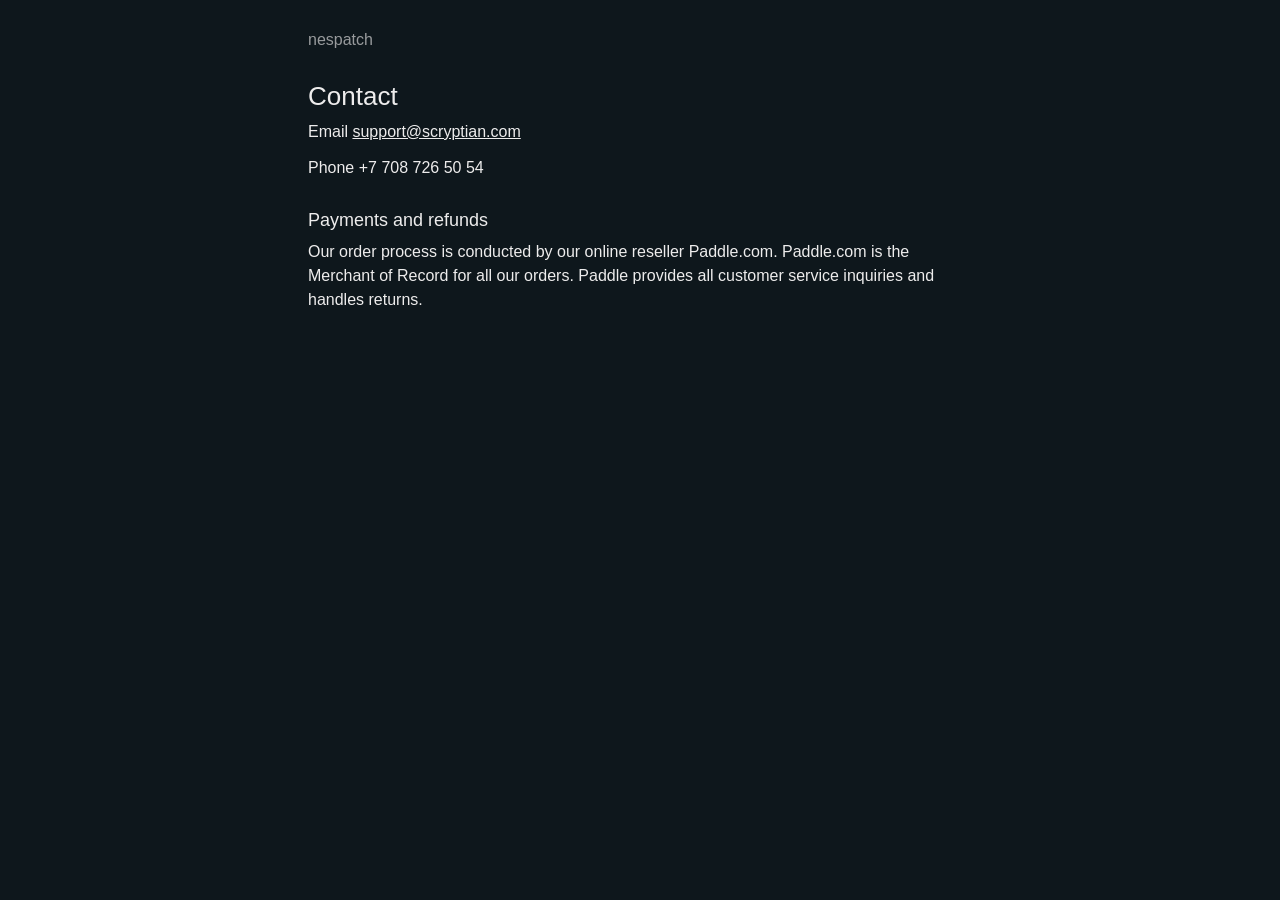
<file: pdf-test/contact.html>
<!doctype html>
<html lang="en">
<head>
  <meta charset="UTF-8" />
  <meta name="viewport" content="width=device-width, initial-scale=1.0" />
  <title>Contact — nespatch</title>
  <link rel="stylesheet" href="legal.css" />
</head>
<body>
  <div class="container">
    <a class="back" href="index.html">nespatch</a>
    <h1>Contact</h1>
    <p>Email <a href="mailto:support@scryptian.com">support@scryptian.com</a></p>
    <p>Phone +7 708 726 50 54</p>
    <h2>Payments and refunds</h2>
    <p>Our order process is conducted by our online reseller Paddle.com. Paddle.com is the Merchant of Record for all our orders. Paddle provides all customer service inquiries and handles returns.</p>
  </div>
</body>
</html>
</file>
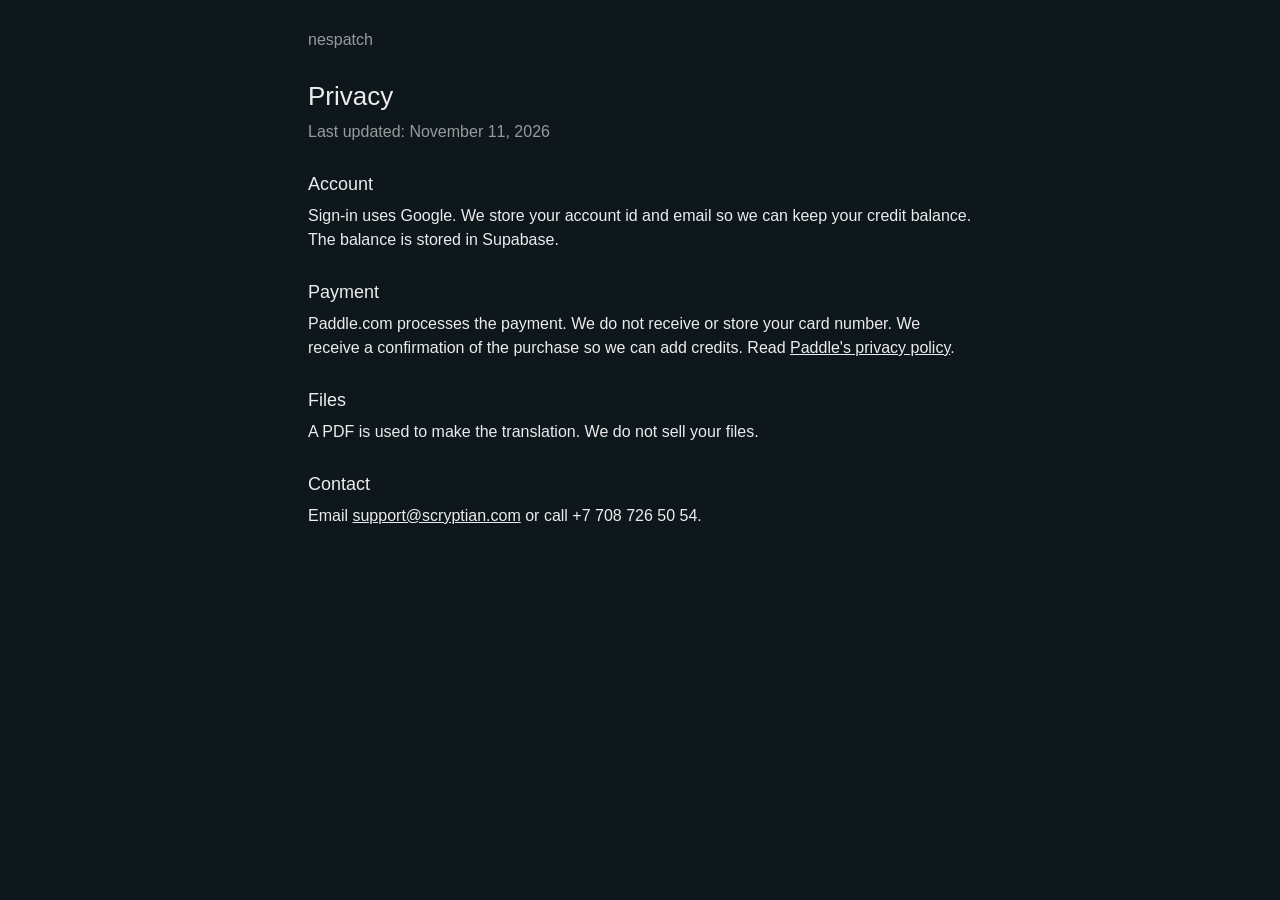
<file: pdf-test/privacy.html>
<!doctype html>
<html lang="en">
<head>
  <meta charset="UTF-8" />
  <meta name="viewport" content="width=device-width, initial-scale=1.0" />
  <title>Privacy — nespatch</title>
  <link rel="stylesheet" href="legal.css" />
</head>
<body>
  <div class="container">
    <a class="back" href="index.html">nespatch</a>
    <h1>Privacy</h1>
    <p class="dim">Last updated: November 11, 2026</p>

    <h2>Account</h2>
    <p>Sign-in uses Google. We store your account id and email so we can keep your credit balance. The balance is stored in Supabase.</p>

    <h2>Payment</h2>
    <p>Paddle.com processes the payment. We do not receive or store your card number. We receive a confirmation of the purchase so we can add credits. Read <a href="https://www.paddle.com/legal/privacy" target="_blank" rel="noopener noreferrer">Paddle's privacy policy</a>.</p>

    <h2>Files</h2>
    <p>A PDF is used to make the translation. We do not sell your files.</p>

    <h2>Contact</h2>
    <p>Email <a href="mailto:support@scryptian.com">support@scryptian.com</a> or call +7 708 726 50 54.</p>
  </div>
</body>
</html>
</file>
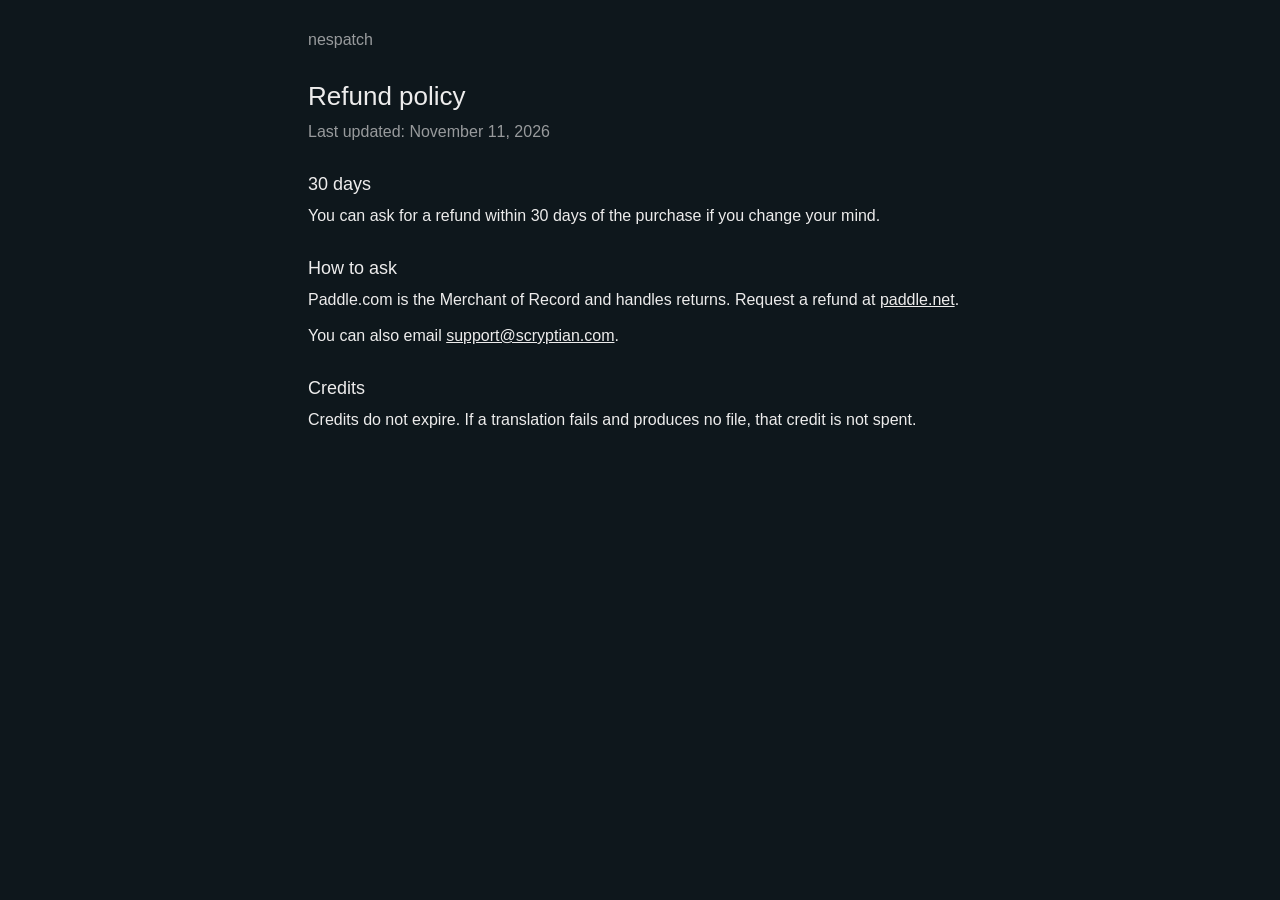
<file: pdf-test/refund.html>
<!doctype html>
<html lang="en">
<head>
  <meta charset="UTF-8" />
  <meta name="viewport" content="width=device-width, initial-scale=1.0" />
  <title>Refund policy — nespatch</title>
  <link rel="stylesheet" href="legal.css" />
</head>
<body>
  <div class="container">
    <a class="back" href="index.html">nespatch</a>
    <h1>Refund policy</h1>
    <p class="dim">Last updated: November 11, 2026</p>

    <h2>30 days</h2>
    <p>You can ask for a refund within 30 days of the purchase if you change your mind.</p>

    <h2>How to ask</h2>
    <p>Paddle.com is the Merchant of Record and handles returns. Request a refund at <a href="https://paddle.net" target="_blank" rel="noopener noreferrer">paddle.net</a>.</p>
    <p>You can also email <a href="mailto:support@scryptian.com">support@scryptian.com</a>.</p>

    <h2>Credits</h2>
    <p>Credits do not expire. If a translation fails and produces no file, that credit is not spent.</p>
  </div>
</body>
</html>
</file>
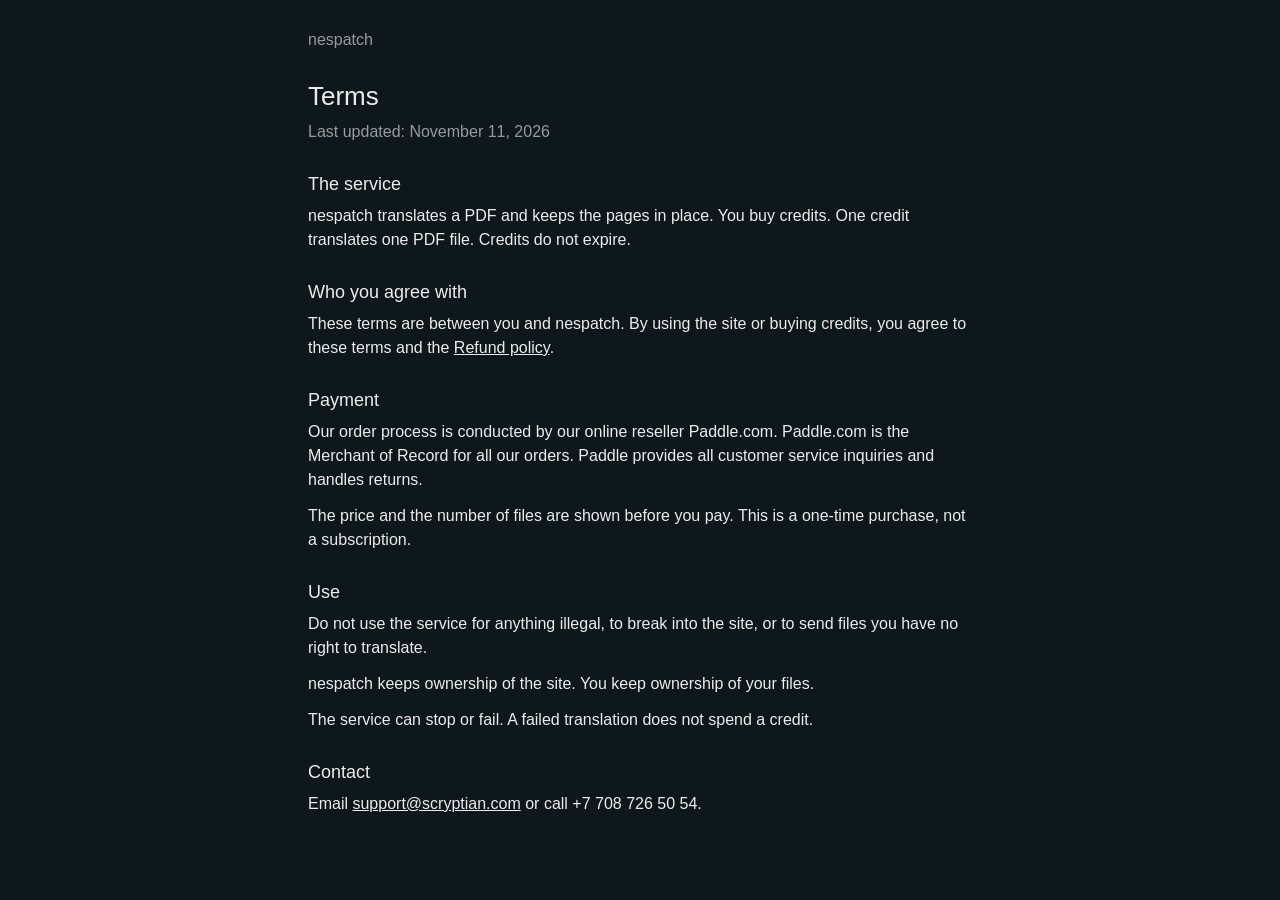
<file: pdf-test/terms.html>
<!doctype html>
<html lang="en">
<head>
  <meta charset="UTF-8" />
  <meta name="viewport" content="width=device-width, initial-scale=1.0" />
  <title>Terms — nespatch</title>
  <link rel="stylesheet" href="legal.css" />
</head>
<body>
  <div class="container">
    <a class="back" href="index.html">nespatch</a>
    <h1>Terms</h1>
    <p class="dim">Last updated: November 11, 2026</p>

    <h2>The service</h2>
    <p>nespatch translates a PDF and keeps the pages in place. You buy credits. One credit translates one PDF file. Credits do not expire.</p>

    <h2>Who you agree with</h2>
    <p>These terms are between you and nespatch. By using the site or buying credits, you agree to these terms and the <a href="refund.html">Refund policy</a>.</p>

    <h2>Payment</h2>
    <p>Our order process is conducted by our online reseller Paddle.com. Paddle.com is the Merchant of Record for all our orders. Paddle provides all customer service inquiries and handles returns.</p>
    <p>The price and the number of files are shown before you pay. This is a one-time purchase, not a subscription.</p>

    <h2>Use</h2>
    <p>Do not use the service for anything illegal, to break into the site, or to send files you have no right to translate.</p>
    <p>nespatch keeps ownership of the site. You keep ownership of your files.</p>
    <p>The service can stop or fail. A failed translation does not spend a credit.</p>

    <h2>Contact</h2>
    <p>Email <a href="mailto:support@scryptian.com">support@scryptian.com</a> or call +7 708 726 50 54.</p>
  </div>
</body>
</html>
</file>
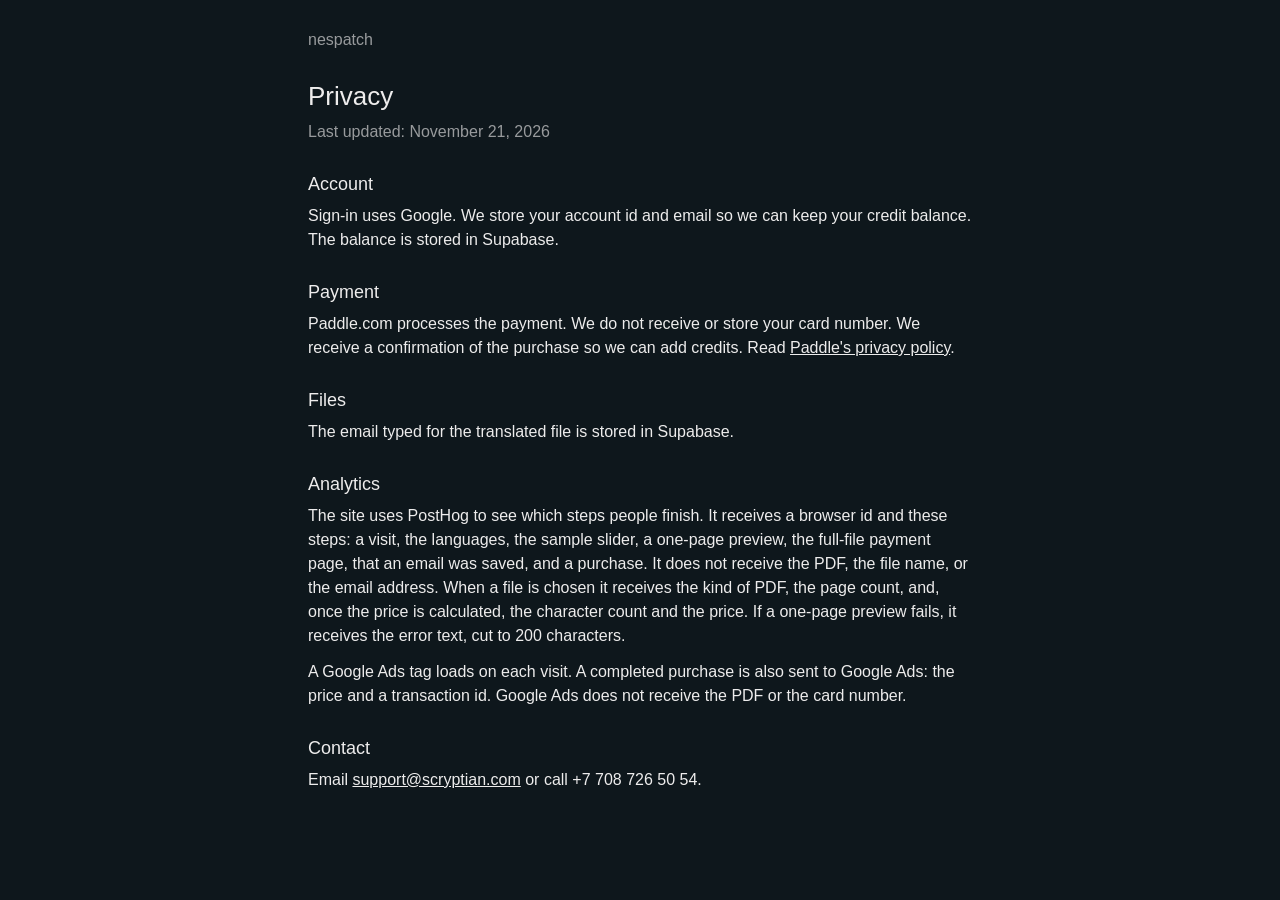
<file: docs/pdf-test/privacy.html>
<!doctype html>
<html lang="en">
<head>
  <meta charset="UTF-8" />
  <meta name="viewport" content="width=device-width, initial-scale=1.0" />
  <title>Privacy — nespatch</title>
  <link rel="stylesheet" href="legal.css" />
</head>
<body>
  <div class="container">
    <a class="back" href="index.html">nespatch</a>
    <h1>Privacy</h1>
    <p class="dim">Last updated: November 21, 2026</p>

    <h2>Account</h2>
    <p>Sign-in uses Google. We store your account id and email so we can keep your credit balance. The balance is stored in Supabase.</p>

    <h2>Payment</h2>
    <p>Paddle.com processes the payment. We do not receive or store your card number. We receive a confirmation of the purchase so we can add credits. Read <a href="https://www.paddle.com/legal/privacy" target="_blank" rel="noopener noreferrer">Paddle's privacy policy</a>.</p>

    <h2>Files</h2>
    <p>The email typed for the translated file is stored in Supabase.</p>

    <h2>Analytics</h2>
    <p>The site uses PostHog to see which steps people finish. It receives a browser id and these steps: a visit, the languages, the sample slider, a one-page preview, the full-file payment page, that an email was saved, and a purchase. It does not receive the PDF, the file name, or the email address. When a file is chosen it receives the kind of PDF, the page count, and, once the price is calculated, the character count and the price. If a one-page preview fails, it receives the error text, cut to 200 characters.</p>
    <p>A Google Ads tag loads on each visit. A completed purchase is also sent to Google Ads: the price and a transaction id. Google Ads does not receive the PDF or the card number.</p>

    <h2>Contact</h2>
    <p>Email <a href="mailto:support@scryptian.com">support@scryptian.com</a> or call +7 708 726 50 54.</p>
  </div>
</body>
</html>
</file>
<file: pdf-test/legal.css>
:root {
  --bg: #0E171C;
  --text: #EDECEC;
  --text-dim: rgba(237, 236, 236, 0.62);
  --border: #2A3439;
  --maxw: 720px;
}

* { box-sizing: border-box; }

body {
  margin: 0;
  min-height: 100vh;
  background: var(--bg);
  color: var(--text);
  font-family: "Helvetica Neue", Helvetica, Arial, sans-serif;
  font-size: 16px;
  font-weight: 400;
  line-height: 24px;
}

a { color: inherit; }

.container {
  max-width: var(--maxw);
  margin: 0 auto;
  padding: 28px;
}

.brand {
  color: inherit;
  text-decoration: none;
}

h1 {
  margin: 28px 0 8px;
  font-size: 26px;
  line-height: 32px;
  font-weight: 400;
}

h2 {
  margin: 28px 0 8px;
  font-size: 18px;
  line-height: 24px;
  font-weight: 400;
}

p { margin: 0 0 12px; }

.dim { color: var(--text-dim); }

.back {
  color: var(--text-dim);
  text-decoration: none;
}
</file>
<file: docs/pdf-test/legal.css>
:root {
  --bg: #0E171C;
  --text: #EDECEC;
  --text-dim: rgba(237, 236, 236, 0.62);
  --border: #2A3439;
  --maxw: 720px;
}

* { box-sizing: border-box; }

body {
  margin: 0;
  min-height: 100vh;
  background: var(--bg);
  color: var(--text);
  font-family: "Helvetica Neue", Helvetica, Arial, sans-serif;
  font-size: 16px;
  font-weight: 400;
  line-height: 24px;
}

a { color: inherit; }

.container {
  max-width: var(--maxw);
  margin: 0 auto;
  padding: 28px;
}

.brand {
  color: inherit;
  text-decoration: none;
}

h1 {
  margin: 28px 0 8px;
  font-size: 26px;
  line-height: 32px;
  font-weight: 400;
}

h2 {
  margin: 28px 0 8px;
  font-size: 18px;
  line-height: 24px;
  font-weight: 400;
}

p { margin: 0 0 12px; }

.dim { color: var(--text-dim); }

.back {
  color: var(--text-dim);
  text-decoration: none;
}
</file>
